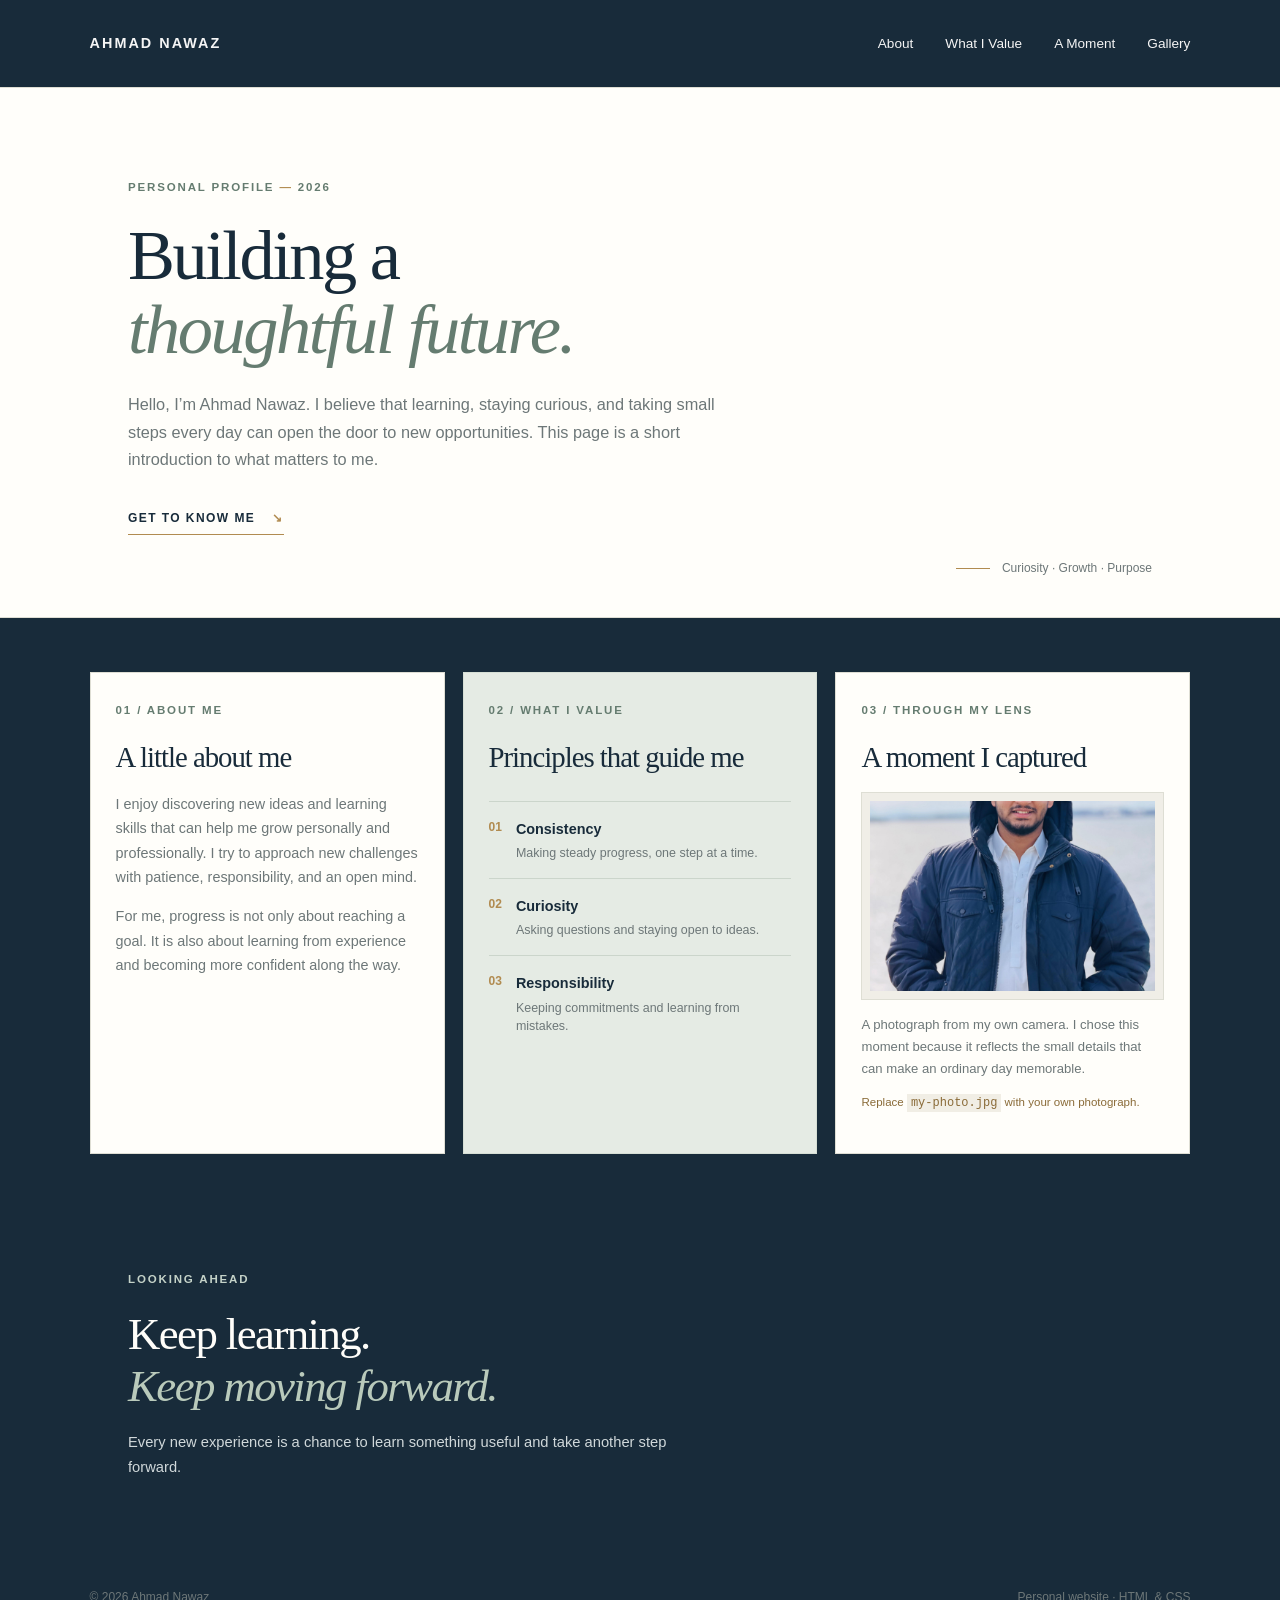
<file: index.html>
<!-- Created by Ahmad Nawaz -->
<!DOCTYPE html>
<html lang="en">
<head>
    <meta charset="UTF-8">
    <meta name="viewport" content="width=device-width, initial-scale=1.0">
    <meta name="description" content="A personal introduction to Ahmad Nawaz, his values, and interests.">
    <title>Ahmad Nawaz | Personal Website</title>
    <link rel="stylesheet" href="style.css">
</head>
<body>
    <header class="site-header">
        <a class="brand" href="#home" aria-label="Ahmad Nawaz home">AHMAD <span>NAWAZ</span></a>
        <nav aria-label="Main navigation">
            <a href="#about">About</a>
            <a href="#values">What I Value</a>
            <a href="#photo">A Moment</a>
            <a href="gallery.html">Gallery</a>
        </nav>
    </header>

    <main id="home">
        <section class="hero">
            <p class="eyebrow">PERSONAL PROFILE <span>—</span> 2026</p>
            <h1>Building a<br><em>thoughtful future.</em></h1>
            <p class="hero-copy">
                Hello, I’m Ahmad Nawaz. I believe that learning, staying curious,
                and taking small steps every day can open the door to new opportunities.
                This page is a short introduction to what matters to me.
            </p>
            <a class="text-link" href="#about">GET TO KNOW ME <span aria-hidden="true">↘</span></a>
            <div class="hero-note">
                <span class="note-line"></span>
                <span>Curiosity · Growth · Purpose</span>
            </div>
        </section>

        <section class="intro-grid" aria-label="Personal introduction">
            <article class="info-card" id="about">
                <p class="card-number">01 / ABOUT ME</p>
                <h2>A little about me</h2>
                <p>
                    I enjoy discovering new ideas and learning skills that can help me
                    grow personally and professionally. I try to approach new challenges
                    with patience, responsibility, and an open mind.
                </p>
                <p>
                    For me, progress is not only about reaching a goal. It is also about
                    learning from experience and becoming more confident along the way.
                </p>
            </article>

            <article class="info-card values-card" id="values">
                <p class="card-number">02 / WHAT I VALUE</p>
                <h2>Principles that guide me</h2>
                <ul class="values-list">
                    <li><span>01</span><div><strong>Consistency</strong><small>Making steady progress, one step at a time.</small></div></li>
                    <li><span>02</span><div><strong>Curiosity</strong><small>Asking questions and staying open to ideas.</small></div></li>
                    <li><span>03</span><div><strong>Responsibility</strong><small>Keeping commitments and learning from mistakes.</small></div></li>
                </ul>
            </article>

            <article class="info-card photo-card" id="photo">
                <p class="card-number">03 / THROUGH MY LENS</p>
                <h2>A moment I captured</h2>
                <div class="photo-frame">
                    <img src="images/my.jpeg" width="200px" height="200px" alt="A photograph taken by Ahmad Nawaz showing a place or moment that is meaningful to him">
                </div>
                <p class="photo-caption">
                    A photograph from my own camera. I chose this moment because it
                    reflects the small details that can make an ordinary day memorable.
                </p>
                <p class="photo-reminder">Replace <code>my-photo.jpg</code> with your own photograph.</p>
            </article>
        </section>

        <section class="closing">
            <p class="eyebrow">LOOKING AHEAD</p>
            <h2>Keep learning.<br><em>Keep moving forward.</em></h2>
            <p>Every new experience is a chance to learn something useful and take another step forward.</p>
        </section>
    </main>

    <footer class="site-footer">
        <span>© 2026 Ahmad Nawaz</span>
        <span>Personal website · HTML &amp; CSS</span>
    </footer>
</body>
</html>
</file>
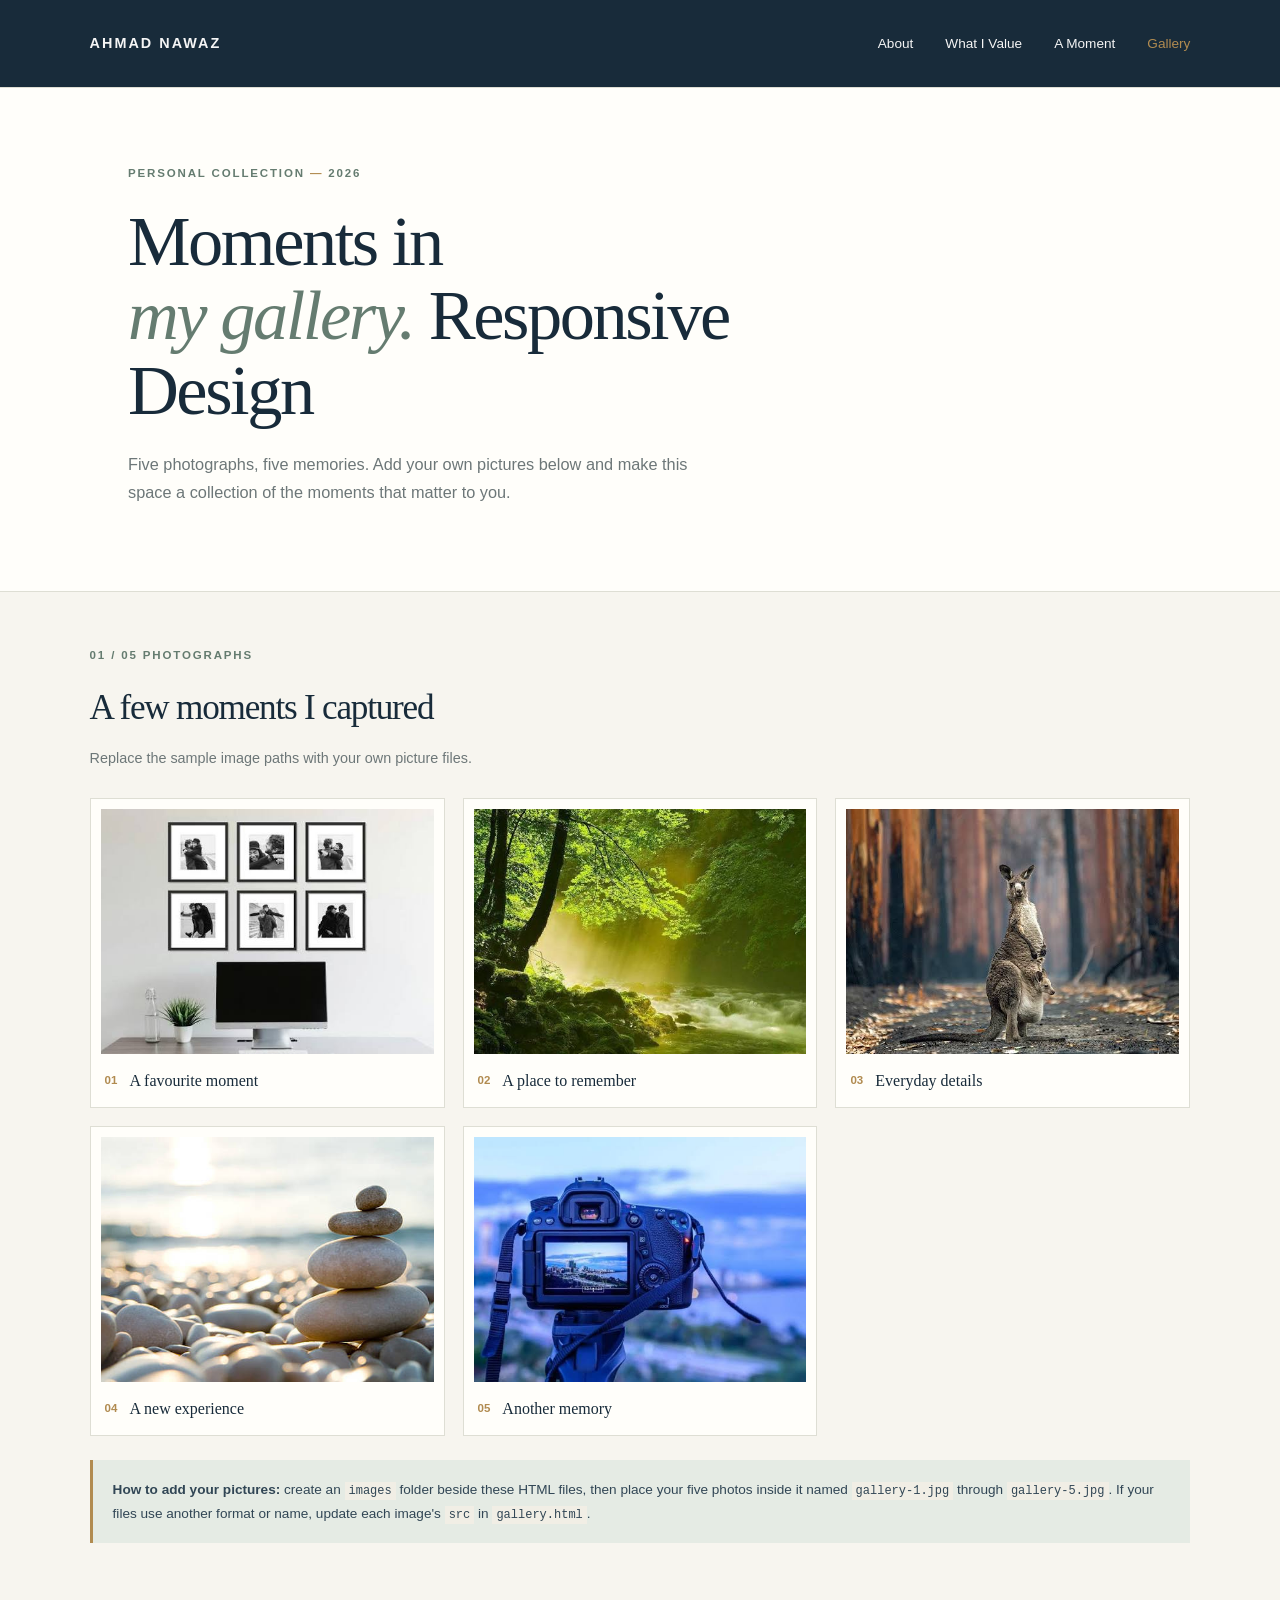
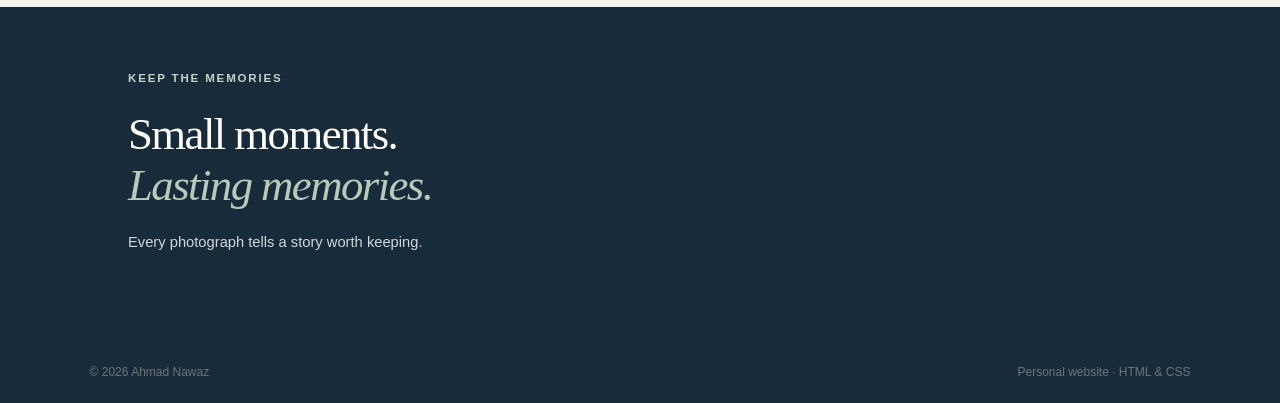
<file: gallery.html>
<!DOCTYPE html>
<html lang="en">
<head>
    <meta charset="UTF-8">
    <meta name="viewport" content="width=device-width, initial-scale=1.0">
    <meta name="description" content="A photo gallery of moments captured by Ahmad Nawaz.">
    <title>Gallery | Ahmad Nawaz</title>
    <link rel="stylesheet" href="style.css">
</head>
<body>
    <header class="site-header">
        <a class="brand" href="index.html" aria-label="Ahmad Nawaz home">AHMAD <span>NAWAZ</span></a>
        <nav aria-label="Main navigation">
            <a href="index.html#about">About</a>
            <a href="index.html#values">What I Value</a>
            <a href="index.html#photo">A Moment</a>
            <a href="gallery.html" aria-current="page">Gallery</a>
        </nav>
    </header>

    <main id="home">
        <section class="gallery-hero">
            <p class="eyebrow">PERSONAL COLLECTION <span>—</span> 2026</p>
            <h1>Moments in<br><em>my gallery.</em> Responsive Design</h1>
            <p class="hero-copy">
                Five photographs, five memories. Add your own pictures below and make
                this space a collection of the moments that matter to you.
            </p>
        </section>

        <section class="gallery-section" aria-label="Photo gallery">
            <div class="gallery-heading">
                <p class="card-number">01 / 05 PHOTOGRAPHS</p>
                <h2>A few moments I captured</h2>
                <p>Replace the sample image paths with your own picture files.</p>
            </div>

            <div class="gallery-grid">
                <figure class="gallery-item">
                    <img src="images/6.jpg" alt="Gallery photograph 1">
                    <figcaption><span>01</span> A favourite moment</figcaption>
                </figure>
                <figure class="gallery-item">
                    <img src="images/1.jpg" alt="Gallery photograph 2">
                    <figcaption><span>02</span> A place to remember</figcaption>
                </figure>
                <figure class="gallery-item">
                    <img src="images/2.jpg" alt="Gallery photograph 3">
                    <figcaption><span>03</span> Everyday details</figcaption>
                </figure>
                <figure class="gallery-item">
                    <img src="images/3.jpg" alt="Gallery photograph 4">
                    <figcaption><span>04</span> A new experience</figcaption>
                </figure>
                <figure class="gallery-item">
                    <img src="images/4.jpg" alt="Gallery photograph 5">
                    <figcaption><span>05</span> Another memory</figcaption>
                </figure>
            </div>

            <p class="gallery-reminder">
                <strong>How to add your pictures:</strong> create an <code>images</code>
                folder beside these HTML files, then place your five photos inside it
                named <code>gallery-1.jpg</code> through <code>gallery-5.jpg</code>.
                If your files use another format or name, update each image's
                <code>src</code> in <code>gallery.html</code>.
            </p>
        </section>

        <section class="closing">
            <p class="eyebrow">KEEP THE MEMORIES</p>
            <h2>Small moments.<br><em>Lasting memories.</em></h2>
            <p>Every photograph tells a story worth keeping.</p>
        </section>
    </main>

    <footer class="site-footer">
        <span>© 2026 Ahmad Nawaz</span>
        <span>Personal website · HTML &amp; CSS</span>
    </footer>
</body>
</html>
</file>
<file: style.css>
/* Created by Ahmad Nawaz */
:root {
    --navy: #182b3a;
    --navy-soft: #314655;
    --sage: #657c70;
    --sage-light: #e5ebe4;
    --brass: #b18b50;
    --paper: #f7f5ef;
    --white: #fffefa;
    --line: #deded4;
    --muted: #6d7778;
}

* {
    box-sizing: border-box;
}

html {
    scroll-behavior: smooth;
}

body {
    margin: 0;
    background: var(--paper);
    color: var(--navy);
    font-family: Arial, Helvetica, sans-serif;
    line-height: 1.7;
    background-color: #182b3a;
}

.site-header {
    min-height: 88px;
    padding: 0 7%;
    display: flex;
    align-items: center;
    justify-content: space-between;
    border-bottom: 1px solid var(--line);
    color: whitesmoke  ;
     background-color: #182b3a;
}

.brand {

    font-size: 0.9rem;
    font-weight: 800;
    letter-spacing: 0.14em;
    text-decoration: none;
    color: whitesmoke   ;
}

.brand span {
    color: whitesmoke;
}

nav {
    display: flex;
    gap: 32px;
}

nav a {
    color: whitesmoke;
    font-size: 0.85rem;
    text-decoration: none;
}

nav a:hover,
.text-link:hover {
    color: var(--brass);
}

.hero {
    position: relative;
    padding: 90px 10% 82px;
    background: var(--white);
    border-bottom: 1px solid var(--line);
}

.eyebrow,
.card-number {
    margin: 0 0 20px;
    color: var(--sage);
    font-size: 0.72rem;
    font-weight: 700;
    letter-spacing: 0.16em;
}

.eyebrow span {
    color: var(--brass);
}

h1,
h2 {
    margin-top: 0;
    font-family: Georgia, "Times New Roman", serif;
    font-weight: 400;
    letter-spacing: -0.035em;
}

h1 {
    max-width: 760px;
    margin-bottom: 24px;
    font-size: 4.4rem;
    line-height: 1.06;
}

h1 em,
.closing h2 em {
    color: var(--sage);
    font-weight: 400;
}

.hero-copy {
    max-width: 590px;
    color: var(--muted);
    font-size: 1.02rem;
}

.text-link {
    display: inline-block;
    margin-top: 18px;
    padding-bottom: 5px;
    border-bottom: 1px solid var(--brass);
    color: var(--navy);
    font-size: 0.75rem;
    font-weight: 700;
    letter-spacing: 0.12em;
    text-decoration: none;
}

.text-link span {
    margin-left: 12px;
    color: var(--brass);
}

.hero-note {
    position: absolute;
    right: 10%;
    bottom: 38px;
    display: flex;
    align-items: center;
    gap: 12px;
    color: var(--muted);
    font-size: 0.75rem;
}

.note-line {
    display: inline-block;
    width: 34px;
    height: 1px;
    background: var(--brass);
}

.intro-grid {
    display: grid;
    grid-template-columns: repeat(3, minmax(0, 1fr));
    gap: 18px;
    padding: 54px 7%;
    align-items: stretch;
}

.info-card {
    min-height: 430px;
    padding: 28px 25px;
    border: 1px solid var(--line);
    background: var(--white);
}

.info-card h2 {
    margin-bottom: 17px;
    font-size: 1.8rem;
    line-height: 1.2;
}

.info-card p:not(.card-number):not(.photo-caption):not(.photo-reminder) {
    color: var(--muted);
    font-size: 0.9rem;
}

.values-card {
    background: var(--sage-light);
    border-color: #d6dfd5;
}

.values-list {
    margin: 26px 0 0;
    padding: 0;
    list-style: none;
}

.values-list li {
    display: flex;
    gap: 14px;
    padding: 15px 0;
    border-top: 1px solid #cbd5cb;
}

.values-list li > span {
    color: var(--brass);
    font-size: 0.75rem;
    font-weight: 700;
}

.values-list strong,
.values-list small {
    display: block;
}

.values-list strong {
    font-size: 0.9rem;
}

.values-list small {
    margin-top: 3px;
    color: var(--muted);
    font-size: 0.78rem;
    line-height: 1.5;
}

.photo-frame {
    padding: 8px;
    border: 1px solid var(--line);
    background: #f0eee7;
}

.photo-frame img {
    display: block;
    width: 100%;
    height: 190px;
    object-fit: cover;
    background: #e4e2d9;
    color: var(--navy);
    font-size: 0.8rem;
}

.photo-caption {
    margin: 14px 0 0;
    color: var(--muted);
    font-size: 0.82rem;
}

.photo-reminder {
    margin-top: 12px;
    color: #8a6b38;
    font-size: 0.72rem;
}

code {
    padding: 2px 4px;
    background: #f1eee5;
    font-size: 0.75rem;
}

.closing {
    padding: 62px 10% 70px;
    background: var(--navy);
    color: var(--white);
}

.closing .eyebrow {
    color: #c4d2c8;
}

.closing h2 {
    margin-bottom: 18px;
    font-size: 2.8rem;
    line-height: 1.15;
}

.closing h2 em {
    color: #b9cabb;
}

.closing > p:last-child {
    max-width: 560px;
    color: #d0d8da;
    font-size: 0.92rem;
}

.site-footer {
    display: flex;
    justify-content: space-between;
    gap: 20px;
    padding: 22px 7%;
    color: var(--muted);
    font-size: 0.75rem;
}

@media (max-width: 900px) {
    .intro-grid {
        grid-template-columns: 1fr;
        padding-right: 7%;
        padding-left: 7%;
    }

    .info-card {
        min-height: auto;
    }

    .photo-frame img {
        height: 260px;
    }

    .hero-note {
        position: static;
        margin-top: 35px;
    }
}

@media (max-width: 600px) {
    .site-header {
        padding: 20px 6%;
        align-items: flex-start;
        flex-direction: column;
        gap: 14px;
    }

    nav {
        flex-wrap: wrap;
        gap: 18px;
    }

    .hero {
        padding: 62px 7% 55px;
    }

    h1 {
        font-size: 3rem;
    }

    .closing h2 {
        font-size: 2.2rem;
    }

    .site-footer {
        flex-direction: column;
        gap: 5px;
    }
}


/* Gallery page */
.gallery-hero {
    padding: 76px 10% 68px;
    background: var(--white);
    border-bottom: 1px solid var(--line);
}

.gallery-hero h1 {
    max-width: 760px;
    margin-bottom: 24px;
    font-size: 4.4rem;
    line-height: 1.06;
}

.gallery-hero h1 em {
    color: var(--sage);
    font-weight: 400;
}

.gallery-section {
    padding: 54px 7% 64px;
    background: var(--paper);
}

.gallery-heading {
    margin-bottom: 28px;
}

.gallery-heading .card-number {
    margin-bottom: 12px;
}

.gallery-heading h2 {
    margin-bottom: 8px;
    font-size: 2.2rem;
}

.gallery-heading > p:last-child {
    margin-top: 0;
    color: var(--muted);
    font-size: 0.9rem;
}

.gallery-grid {
    display: grid;
    grid-template-columns: repeat(3, minmax(0, 1fr));
    gap: 18px;
    align-items: stretch;
}

.gallery-item {
    min-width: 0;
    margin: 0;
    padding: 10px;
    border: 1px solid var(--line);
    background: var(--white);
}

.gallery-item img {
    display: block;
    width: 100%;
    height: 245px;
    object-fit: cover;
    background: var(--sage-light);
    color: var(--navy);
}

.gallery-item figcaption {
    display: flex;
    gap: 12px;
    align-items: center;
    padding: 13px 4px 3px;
    color: var(--navy);
    font-family: Georgia, "Times New Roman", serif;
    font-size: 1rem;
}

.gallery-item figcaption span {
    color: var(--brass);
    font-family: Arial, Helvetica, sans-serif;
    font-size: 0.72rem;
    font-weight: 700;
}

.gallery-reminder {
    margin: 24px 0 0;
    padding: 18px 20px;
    border-left: 3px solid var(--brass);
    background: var(--sage-light);
    color: var(--navy-soft);
    font-size: 0.85rem;
}

.site-header nav a[aria-current="page"] {
    color: var(--brass);
}

@media (max-width: 900px) {
    .gallery-grid {
        grid-template-columns: repeat(2, minmax(0, 1fr));
    }

    .gallery-item img {
        height: 230px;
    }
}

@media (max-width: 600px) {
    .gallery-hero {
        padding: 62px 7% 55px;
    }

    .gallery-hero h1 {
        font-size: 3rem;
    }

    .gallery-section {
        padding: 42px 6%;
    }

    .gallery-grid {
        grid-template-columns: 1fr;
    }

    .gallery-item img {
        height: 260px;
    }
}
</file>
